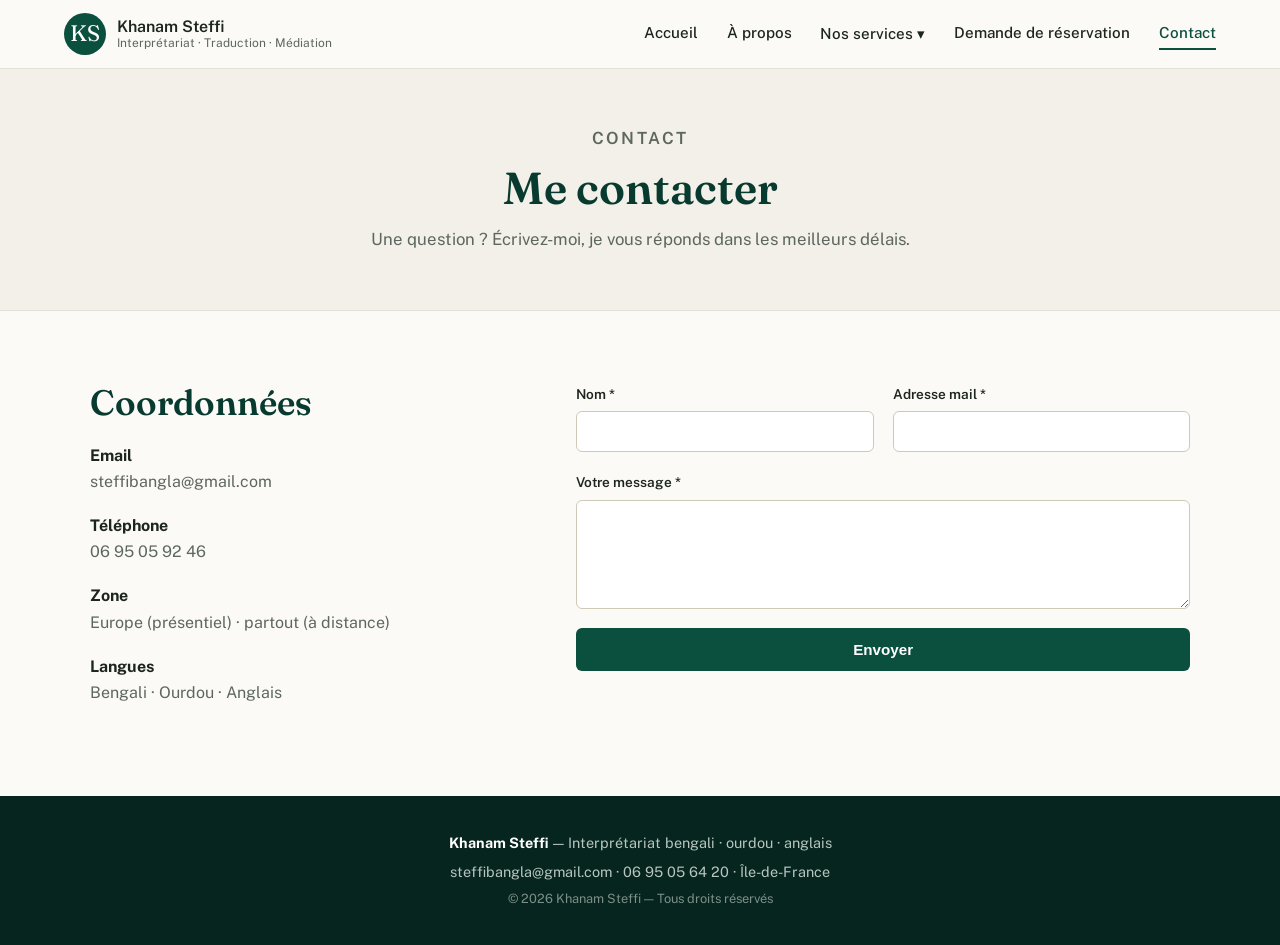
<file: contact.html>
<!DOCTYPE html>
<html lang="fr">
<head>
    <meta charset="UTF-8">
    <meta name="viewport" content="width=device-width, initial-scale=1.0">
    <title>Contact | Interprétariat bengali · ourdou · anglais</title>
    <link rel="preconnect" href="https://fonts.googleapis.com">
    <link rel="preconnect" href="https://fonts.gstatic.com" crossorigin>
    <link href="https://fonts.googleapis.com/css2?family=Fraunces:opsz,wght@9..144,500;9..144,600&family=Public+Sans:wght@400;500;600&display=swap" rel="stylesheet">
    <link rel="stylesheet" href="style.css">
</head>
<body>

    <header class="site-header">
        <a href="index.html" class="logo">
            <span class="logo-mark">KS<!--অ--></span>
            <span class="logo-text">Khanam Steffi<small>Interprétariat · Traduction · Médiation</small></span>
        </a>
        <button class="menu-toggle" aria-label="Ouvrir le menu" aria-expanded="false">
            <span></span><span></span><span></span>
        </button>
        <nav class="main-nav">
            <ul>
                <li><a href="index.html">Accueil</a></li>
                <li><a href="index.html#apropos">À propos</a></li>
                <li class="has-dropdown">
                    <button class="dropdown-btn" aria-expanded="false">Nos services <span class="chevron">▾</span></button>
                    <ul class="dropdown">
                        <li><a href="telephonique.html">Interprétariat téléphonique</a></li>
                        <li><a href="presentiel.html">Interprétariat présentiel</a></li>
                        <li><a href="traduction.html">Traduction</a></li>
                        <li><a href="mediation.html">Médiation culturelle</a></li>
                    </ul>
                </li>
                <li><a href="reservation.html">Demande de réservation</a></li>
                <li><a href="contact.html" class="active">Contact</a></li>
            </ul>
        </nav>
    </header>

    <section class="page-hero">
        <div class="inner">
            <p class="eyebrow">Contact</p>
            <h1>Me contacter</h1>
            <p>Une question ? Écrivez-moi, je vous réponds dans les meilleurs délais.</p>
        </div>
    </section>

    <section class="section">
        <div class="section-inner two-col">
            <div>
                <h2>Coordonnées</h2>
                <p class="contact-line"><strong>Email</strong><br>steffibangla@gmail.com</p>
                <p class="contact-line"><strong>Téléphone</strong><br>06 95 05 92 46</p>
                <p class="contact-line"><strong>Zone</strong><br>Europe (présentiel) · partout (à distance)</p>
                <p class="contact-line"><strong>Langues</strong><br>Bengali · Ourdou · Anglais</p>
            </div>

            <div>
                <form class="contact-form js-form" action="#" method="post">
                    <div class="form-row">
                        <div class="form-field">
                            <label for="nom">Nom *</label>
                            <input type="text" id="nom" name="nom" required>
                        </div>
                        <div class="form-field">
                            <label for="email">Adresse mail *</label>
                            <input type="email" id="email" name="email" required>
                        </div>
                    </div>
                    <div class="form-field">
                        <label for="message">Votre message *</label>
                        <textarea id="message" name="message" rows="5" required></textarea>
                    </div>
                    <button type="submit" class="btn btn-primary btn-wide">Envoyer</button>
                </form>
            </div>
        </div>
    </section>

    <footer class="site-footer">
        <p><strong>Khanam Steffi</strong> — Interprétariat bengali · ourdou · anglais</p>
        <p>steffibangla@gmail.com · 06 95 05 64 20 · Île-de-France</p>
        <p class="footer-note">© 2026 Khanam Steffi — Tous droits réservés</p>
    </footer>

    <script src="script.js"></script>
</body>
</html>
</file>
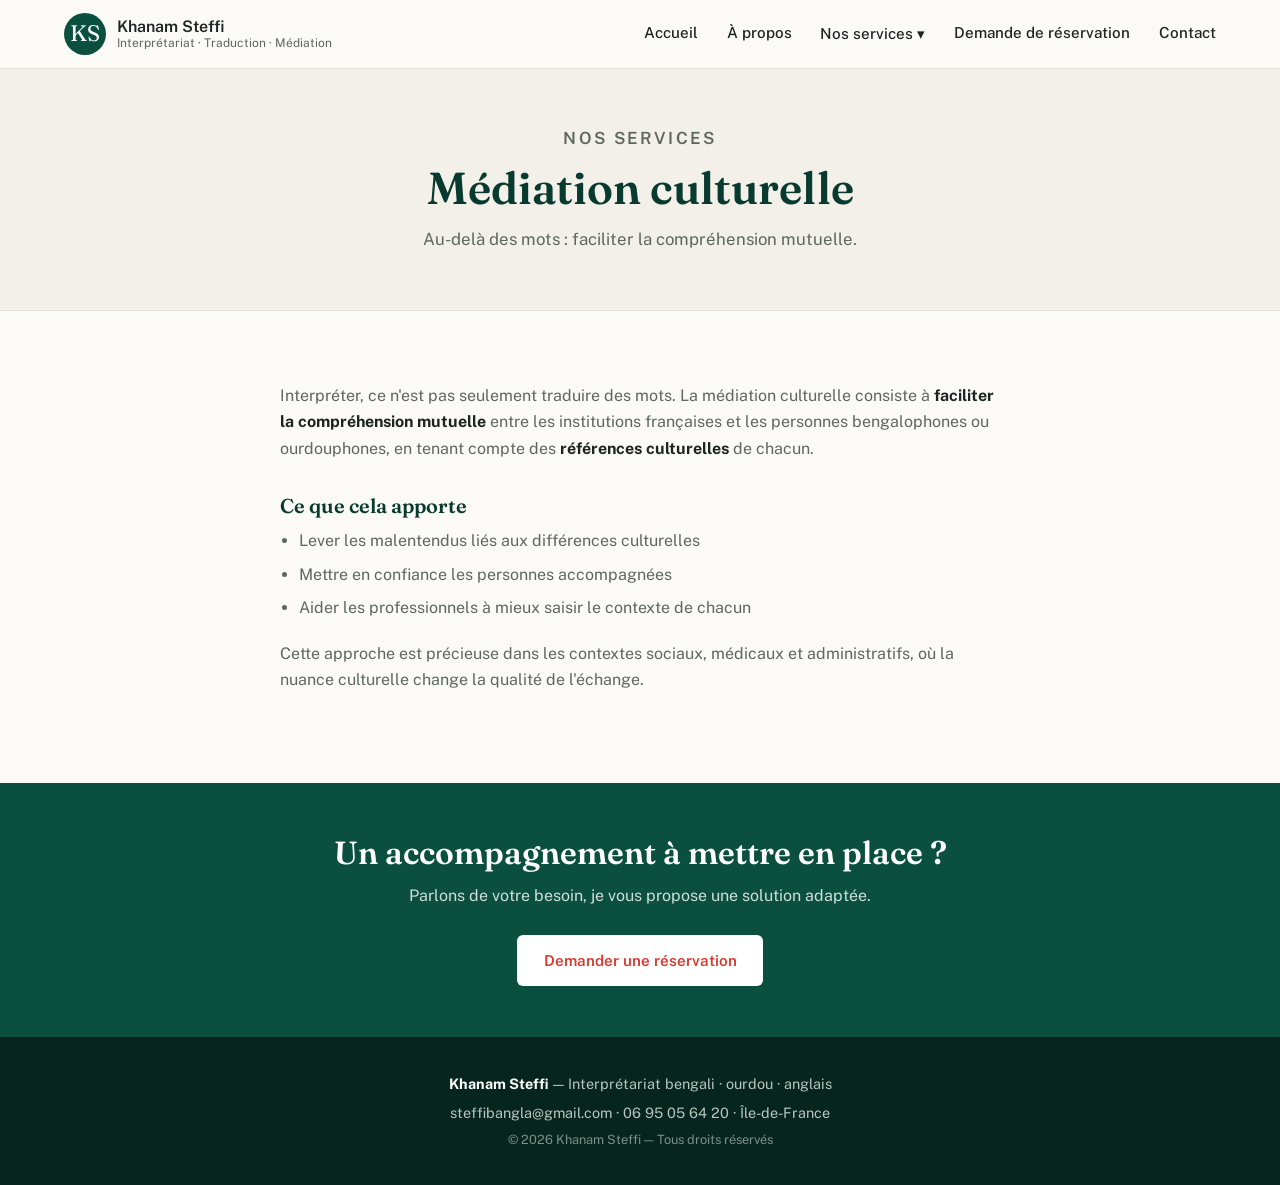
<file: mediation.html>
<!DOCTYPE html>
<html lang="fr">
<head>
    <meta charset="UTF-8">
    <meta name="viewport" content="width=device-width, initial-scale=1.0">
    <title>Médiation culturelle | Bengali · Ourdou · Anglais</title>
    <link rel="preconnect" href="https://fonts.googleapis.com">
    <link rel="preconnect" href="https://fonts.gstatic.com" crossorigin>
    <link href="https://fonts.googleapis.com/css2?family=Fraunces:opsz,wght@9..144,500;9..144,600&family=Public+Sans:wght@400;500;600&display=swap" rel="stylesheet">
    <link rel="stylesheet" href="style.css">
</head>
<body>

    <header class="site-header">
        <a href="index.html" class="logo">
            <span class="logo-mark">KS<!--অ--></span>
            <span class="logo-text">Khanam Steffi<small>Interprétariat · Traduction · Médiation</small></span>
        </a>
        <button class="menu-toggle" aria-label="Ouvrir le menu" aria-expanded="false">
            <span></span><span></span><span></span>
        </button>
        <nav class="main-nav">
            <ul>
                <li><a href="index.html">Accueil</a></li>
                <li><a href="index.html#apropos">À propos</a></li>
                <li class="has-dropdown">
                    <button class="dropdown-btn" aria-expanded="false">Nos services <span class="chevron">▾</span></button>
                    <ul class="dropdown">
                        <li><a href="telephonique.html">Interprétariat téléphonique</a></li>
                        <li><a href="presentiel.html">Interprétariat présentiel</a></li>
                        <li><a href="traduction.html">Traduction</a></li>
                        <li><a href="mediation.html" class="active">Médiation culturelle</a></li>
                    </ul>
                </li>
                <li><a href="reservation.html">Demande de réservation</a></li>
                <li><a href="contact.html">Contact</a></li>
            </ul>
        </nav>
    </header>

    <section class="page-hero">
        <div class="inner">
            <p class="eyebrow">Nos services</p>
            <h1>Médiation culturelle</h1>
            <p>Au-delà des mots : faciliter la compréhension mutuelle.</p>
        </div>
    </section>

    <section class="section">
        <div class="prose">
            <p>
                Interpréter, ce n'est pas seulement traduire des mots. La
                médiation culturelle consiste à <strong>faciliter la
                compréhension mutuelle</strong> entre les institutions françaises
                et les personnes bengalophones ou ourdouphones, en tenant compte
                des <strong>références culturelles</strong> de chacun.
            </p>

            <h3>Ce que cela apporte</h3>
            <ul>
                <li>Lever les malentendus liés aux différences culturelles</li>
                <li>Mettre en confiance les personnes accompagnées</li>
                <li>Aider les professionnels à mieux saisir le contexte de chacun</li>
            </ul>

            <p>
                Cette approche est précieuse dans les contextes sociaux,
                médicaux et administratifs, où la nuance culturelle change la
                qualité de l'échange.
            </p>
        </div>
    </section>

    <section class="cta-band">
        <h2>Un accompagnement à mettre en place ?</h2>
        <p>Parlons de votre besoin, je vous propose une solution adaptée.</p>
        <a href="reservation.html" class="btn btn-light">Demander une réservation</a>
    </section>

    <footer class="site-footer">
        <p><strong>Khanam Steffi</strong> — Interprétariat bengali · ourdou · anglais</p>
        <p>steffibangla@gmail.com · 06 95 05 64 20 · Île-de-France</p>
        <p class="footer-note">© 2026 Khanam Steffi — Tous droits réservés</p>
    </footer>


    <script src="script.js"></script>
</body>
</html>
</file>
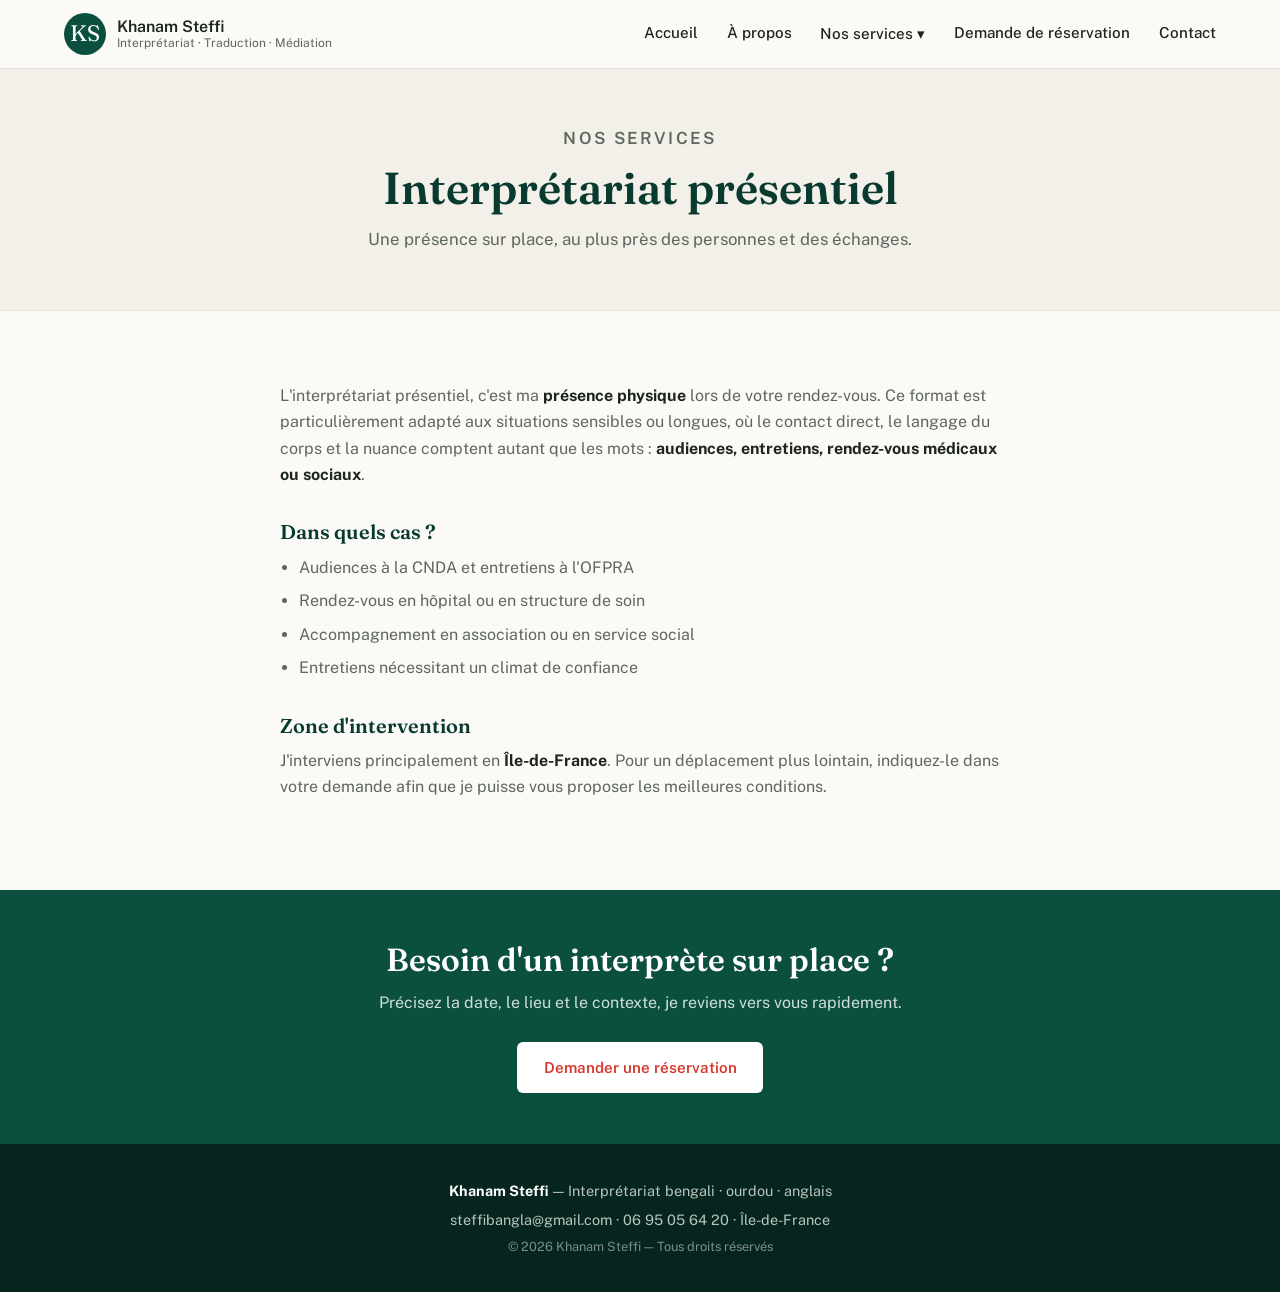
<file: presentiel.html>
<!DOCTYPE html>
<html lang="fr">
<head>
    <meta charset="UTF-8">
    <meta name="viewport" content="width=device-width, initial-scale=1.0">
    <title>Interprétariat présentiel | Bengali · Ourdou · Anglais</title>
    <link rel="preconnect" href="https://fonts.googleapis.com">
    <link rel="preconnect" href="https://fonts.gstatic.com" crossorigin>
    <link href="https://fonts.googleapis.com/css2?family=Fraunces:opsz,wght@9..144,500;9..144,600&family=Public+Sans:wght@400;500;600&display=swap" rel="stylesheet">
    <link rel="stylesheet" href="style.css">
</head>
<body>

    <header class="site-header">
        <a href="index.html" class="logo">
            <span class="logo-mark">KS<!--অ--></span>
            <span class="logo-text">Khanam Steffi<small>Interprétariat · Traduction · Médiation</small></span>
        </a>
        <button class="menu-toggle" aria-label="Ouvrir le menu" aria-expanded="false">
            <span></span><span></span><span></span>
        </button>
        <nav class="main-nav">
            <ul>
                <li><a href="index.html">Accueil</a></li>
                <li><a href="index.html#apropos">À propos</a></li>
                <li class="has-dropdown">
                    <button class="dropdown-btn" aria-expanded="false">Nos services <span class="chevron">▾</span></button>
                    <ul class="dropdown">
                        <li><a href="telephonique.html">Interprétariat téléphonique</a></li>
                        <li><a href="presentiel.html" class="active">Interprétariat présentiel</a></li>
                        <li><a href="traduction.html">Traduction</a></li>
                        <li><a href="mediation.html">Médiation culturelle</a></li>
                    </ul>
                </li>
                <li><a href="reservation.html">Demande de réservation</a></li>
                <li><a href="contact.html">Contact</a></li>
            </ul>
        </nav>
    </header>

    <section class="page-hero">
        <div class="inner">
            <p class="eyebrow">Nos services</p>
            <h1>Interprétariat présentiel</h1>
            <p>Une présence sur place, au plus près des personnes et des échanges.</p>
        </div>
    </section>

    <section class="section">
        <div class="prose">
            <p>
                L'interprétariat présentiel, c'est ma <strong>présence
                physique</strong> lors de votre rendez-vous. Ce format est
                particulièrement adapté aux situations sensibles ou longues, où
                le contact direct, le langage du corps et la nuance comptent
                autant que les mots : <strong>audiences, entretiens, rendez-vous
                médicaux ou sociaux</strong>.
            </p>

            <h3>Dans quels cas ?</h3>
            <ul>
                <li>Audiences à la CNDA et entretiens à l'OFPRA</li>
                <li>Rendez-vous en hôpital ou en structure de soin</li>
                <li>Accompagnement en association ou en service social</li>
                <li>Entretiens nécessitant un climat de confiance</li>
            </ul>

            <h3>Zone d'intervention</h3>
            <p>
                J'interviens principalement en <strong>Île-de-France</strong>.
                Pour un déplacement plus lointain, indiquez-le dans votre demande
                afin que je puisse vous proposer les meilleures conditions.
            </p>
        </div>
    </section>

    <section class="cta-band">
        <h2>Besoin d'un interprète sur place ?</h2>
        <p>Précisez la date, le lieu et le contexte, je reviens vers vous rapidement.</p>
        <a href="reservation.html" class="btn btn-light">Demander une réservation</a>
    </section>

    <footer class="site-footer">
        <p><strong>Khanam Steffi</strong> — Interprétariat bengali · ourdou · anglais</p>
        <p>steffibangla@gmail.com · 06 95 05 64 20 · Île-de-France</p>
        <p class="footer-note">© 2026 Khanam Steffi — Tous droits réservés</p>
    </footer>

    <script src="script.js"></script>
</body>
</html>
</file>
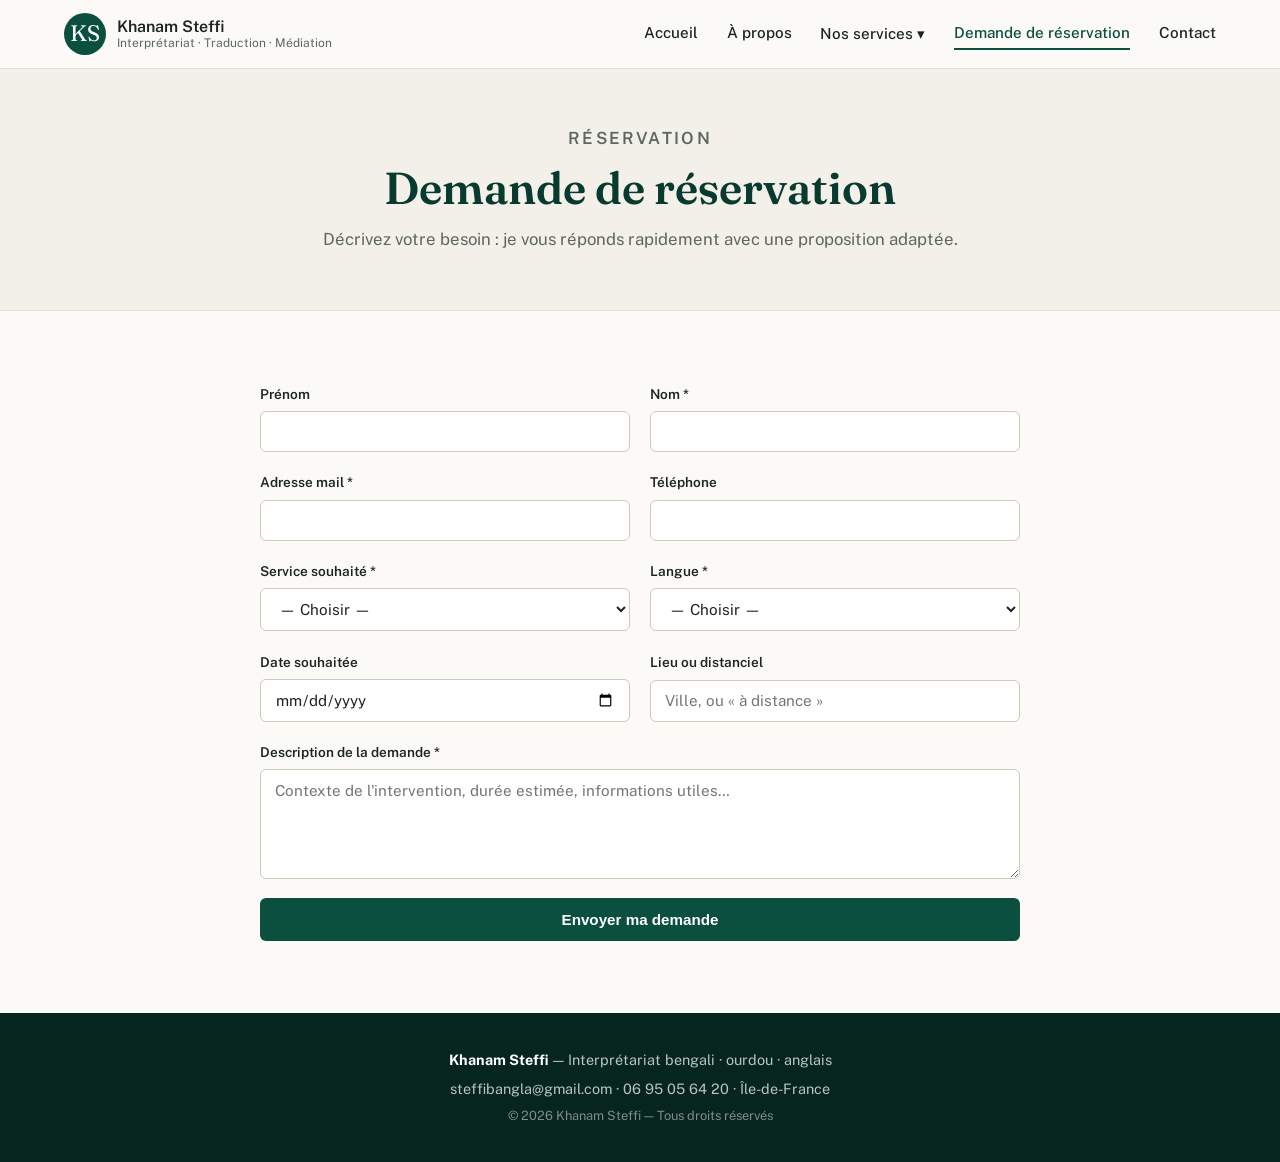
<file: reservation.html>
<!DOCTYPE html>
<html lang="fr">
<head>
    <meta charset="UTF-8">
    <meta name="viewport" content="width=device-width, initial-scale=1.0">
    <title>Demande de réservation | Interprétariat</title>
    <link rel="preconnect" href="https://fonts.googleapis.com">
    <link rel="preconnect" href="https://fonts.gstatic.com" crossorigin>
    <link href="https://fonts.googleapis.com/css2?family=Fraunces:opsz,wght@9..144,500;9..144,600&family=Public+Sans:wght@400;500;600&display=swap" rel="stylesheet">
    <link rel="stylesheet" href="style.css">
</head>
<body>

    <header class="site-header">
        <a href="index.html" class="logo">
            <span class="logo-mark">KS<!--অ--></span>
            <span class="logo-text">Khanam Steffi<small>Interprétariat · Traduction · Médiation</small></span>
        </a>
        <button class="menu-toggle" aria-label="Ouvrir le menu" aria-expanded="false">
            <span></span><span></span><span></span>
        </button>
        <nav class="main-nav">
            <ul>
                <li><a href="index.html">Accueil</a></li>
                <li><a href="index.html#apropos">À propos</a></li>
                <li class="has-dropdown">
                    <button class="dropdown-btn" aria-expanded="false">Nos services <span class="chevron">▾</span></button>
                    <ul class="dropdown">
                        <li><a href="telephonique.html">Interprétariat téléphonique</a></li>
                        <li><a href="presentiel.html">Interprétariat présentiel</a></li>
                        <li><a href="traduction.html">Traduction</a></li>
                        <li><a href="mediation.html">Médiation culturelle</a></li>
                    </ul>
                </li>
                <li><a href="reservation.html" class="active">Demande de réservation</a></li>
                <li><a href="contact.html">Contact</a></li>
            </ul>
        </nav>
    </header>

    <section class="page-hero">
        <div class="inner">
            <p class="eyebrow">Réservation</p>
            <h1>Demande de réservation</h1>
            <p>Décrivez votre besoin : je vous réponds rapidement avec une proposition adaptée.</p>
        </div>
    </section>

    <section class="section">
        <div class="section-inner narrow">
            <form class="contact-form js-form" action="#" method="post">
                <div class="form-row">
                    <div class="form-field">
                        <label for="prenom">Prénom</label>
                        <input type="text" id="prenom" name="prenom">
                    </div>
                    <div class="form-field">
                        <label for="nom">Nom *</label>
                        <input type="text" id="nom" name="nom" required>
                    </div>
                </div>

                <div class="form-row">
                    <div class="form-field">
                        <label for="email">Adresse mail *</label>
                        <input type="email" id="email" name="email" required>
                    </div>
                    <div class="form-field">
                        <label for="tel">Téléphone</label>
                        <input type="tel" id="tel" name="telephone">
                    </div>
                </div>

                <div class="form-row">
                    <div class="form-field">
                        <label for="service">Service souhaité *</label>
                        <select id="service" name="service" required>
                            <option value="">— Choisir —</option>
                            <option>Interprétariat téléphonique</option>
                            <option>Interprétariat présentiel</option>
                            <option>Traduction</option>
                            <option>Médiation culturelle</option>
                        </select>
                    </div>
                    <div class="form-field">
                        <label for="langue">Langue *</label>
                        <select id="langue" name="langue" required>
                            <option value="">— Choisir —</option>
                            <option>Bengali</option>
                            <option>Ourdou</option>
                            <option>Anglais</option>
                        </select>
                    </div>
                </div>

                <div class="form-row">
                    <div class="form-field">
                        <label for="date">Date souhaitée</label>
                        <input type="date" id="date" name="date">
                    </div>
                    <div class="form-field">
                        <label for="lieu">Lieu ou distanciel</label>
                        <input type="text" id="lieu" name="lieu" placeholder="Ville, ou « à distance »">
                    </div>
                </div>

                <div class="form-field">
                    <label for="message">Description de la demande *</label>
                    <textarea id="message" name="message" rows="5" required
                        placeholder="Contexte de l'intervention, durée estimée, informations utiles…"></textarea>
                </div>

                <button type="submit" class="btn btn-primary btn-wide">Envoyer ma demande</button>
            </form>
        </div>
    </section>

    <footer class="site-footer">
        <p><strong>Khanam Steffi</strong> — Interprétariat bengali · ourdou · anglais</p>
        <p>steffibangla@gmail.com · 06 95 05 64 20 · Île-de-France</p>
        <p class="footer-note">© 2026 Khanam Steffi — Tous droits réservés</p>
    </footer>

    <script src="script.js"></script>
</body>
</html>
</file>
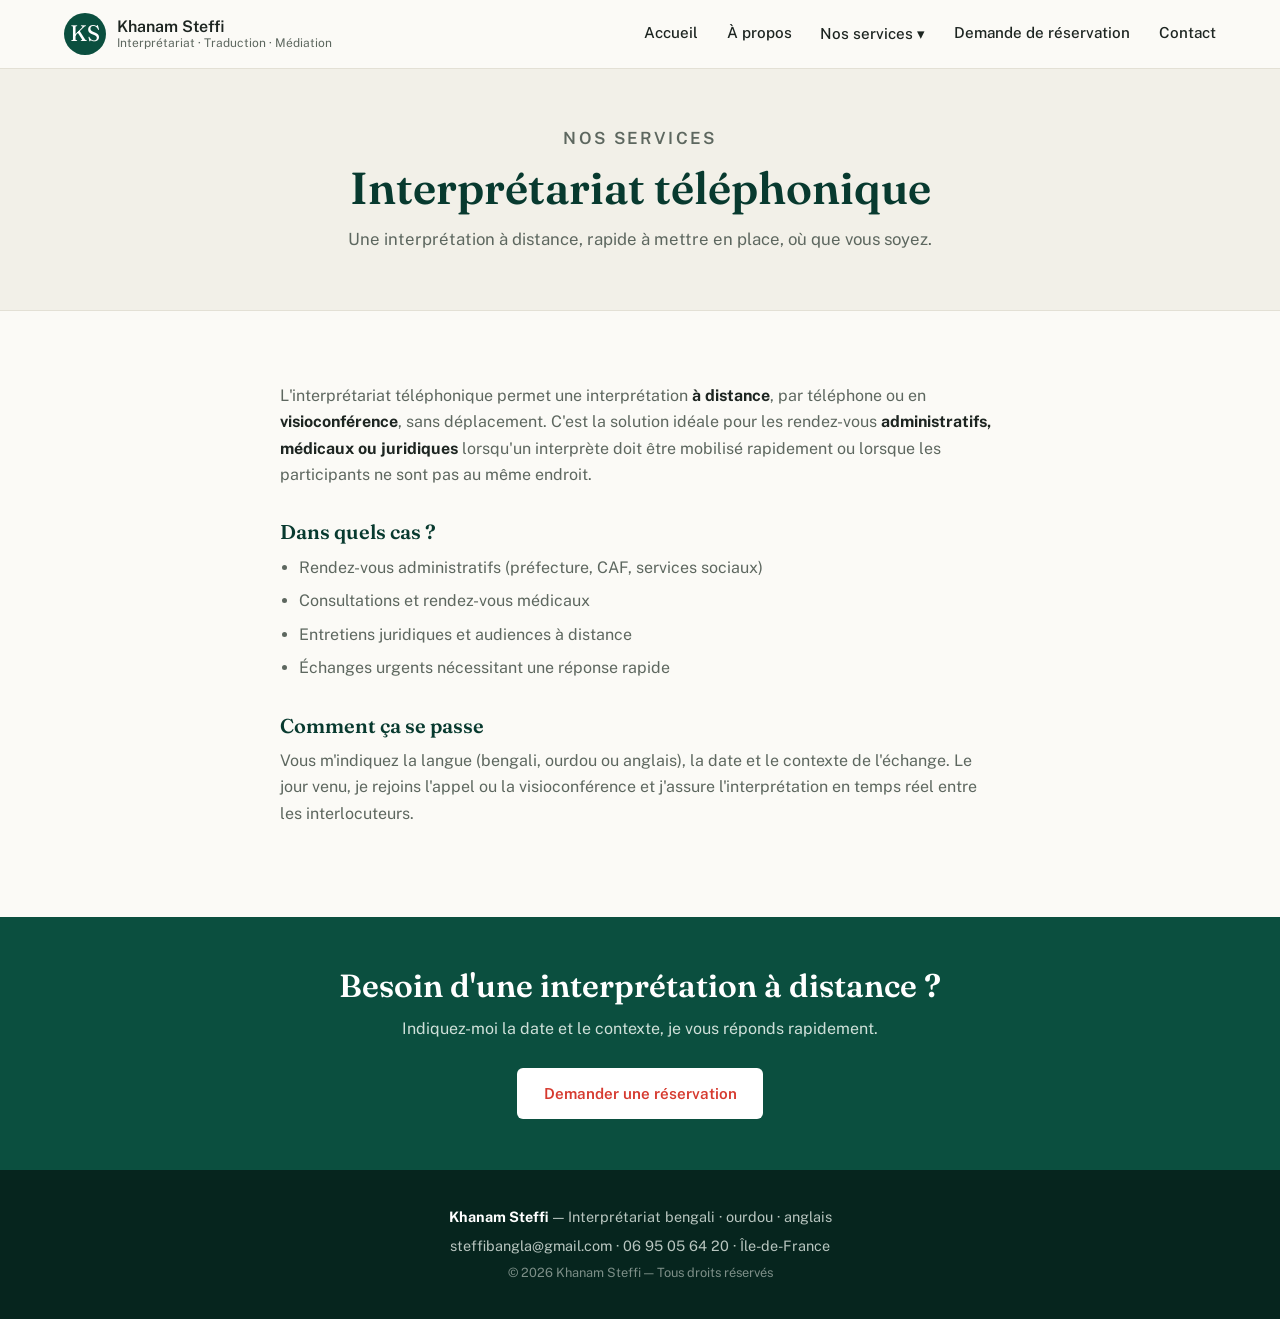
<file: telephonique.html>
<!DOCTYPE html>
<html lang="fr">
<head>
    <meta charset="UTF-8">
    <meta name="viewport" content="width=device-width, initial-scale=1.0">
    <title>Interprétariat téléphonique | Bengali · Ourdou · Anglais</title>
    <link rel="preconnect" href="https://fonts.googleapis.com">
    <link rel="preconnect" href="https://fonts.gstatic.com" crossorigin>
    <link href="https://fonts.googleapis.com/css2?family=Fraunces:opsz,wght@9..144,500;9..144,600&family=Public+Sans:wght@400;500;600&display=swap" rel="stylesheet">
    <link rel="stylesheet" href="style.css">
</head>
<body>

    <header class="site-header">
        <a href="index.html" class="logo">
            <span class="logo-mark">KS<!--অ--></span>
            <span class="logo-text">Khanam Steffi<small>Interprétariat · Traduction · Médiation</small></span>
        </a>
        <button class="menu-toggle" aria-label="Ouvrir le menu" aria-expanded="false">
            <span></span><span></span><span></span>
        </button>
        <nav class="main-nav">
            <ul>
                <li><a href="index.html">Accueil</a></li>
                <li><a href="index.html#apropos">À propos</a></li>
                <li class="has-dropdown">
                    <button class="dropdown-btn" aria-expanded="false">Nos services <span class="chevron">▾</span></button>
                    <ul class="dropdown">
                        <li><a href="telephonique.html" class="active">Interprétariat téléphonique</a></li>
                        <li><a href="presentiel.html">Interprétariat présentiel</a></li>
                        <li><a href="traduction.html">Traduction</a></li>
                        <li><a href="mediation.html">Médiation culturelle</a></li>
                    </ul>
                </li>
                <li><a href="reservation.html">Demande de réservation</a></li>
                <li><a href="contact.html">Contact</a></li>
            </ul>
        </nav>
    </header>

    <section class="page-hero">
        <div class="inner">
            <p class="eyebrow">Nos services</p>
            <h1>Interprétariat téléphonique</h1>
            <p>Une interprétation à distance, rapide à mettre en place, où que vous soyez.</p>
        </div>
    </section>

    <section class="section">
        <div class="prose">
            <p>
                L'interprétariat téléphonique permet une interprétation
                <strong>à distance</strong>, par téléphone ou en
                <strong>visioconférence</strong>, sans déplacement. C'est la
                solution idéale pour les rendez-vous <strong>administratifs,
                médicaux ou juridiques</strong> lorsqu'un interprète doit être
                mobilisé rapidement ou lorsque les participants ne sont pas au
                même endroit.
            </p>

            <h3>Dans quels cas ?</h3>
            <ul>
                <li>Rendez-vous administratifs (préfecture, CAF, services sociaux)</li>
                <li>Consultations et rendez-vous médicaux</li>
                <li>Entretiens juridiques et audiences à distance</li>
                <li>Échanges urgents nécessitant une réponse rapide</li>
            </ul>

            <h3>Comment ça se passe</h3>
            <p>
                Vous m'indiquez la langue (bengali, ourdou ou anglais), la date
                et le contexte de l'échange. Le jour venu, je rejoins l'appel ou
                la visioconférence et j'assure l'interprétation en temps réel
                entre les interlocuteurs.
            </p>
        </div>
    </section>

    <section class="cta-band">
        <h2>Besoin d'une interprétation à distance ?</h2>
        <p>Indiquez-moi la date et le contexte, je vous réponds rapidement.</p>
        <a href="reservation.html" class="btn btn-light">Demander une réservation</a>
    </section>

    <footer class="site-footer">
        <p><strong>Khanam Steffi</strong> — Interprétariat bengali · ourdou · anglais</p>
        <p>steffibangla@gmail.com · 06 95 05 64 20 · Île-de-France</p>
        <p class="footer-note">© 2026 Khanam Steffi — Tous droits réservés</p>
    </footer>

    <script src="script.js"></script>
</body>
</html>
</file>
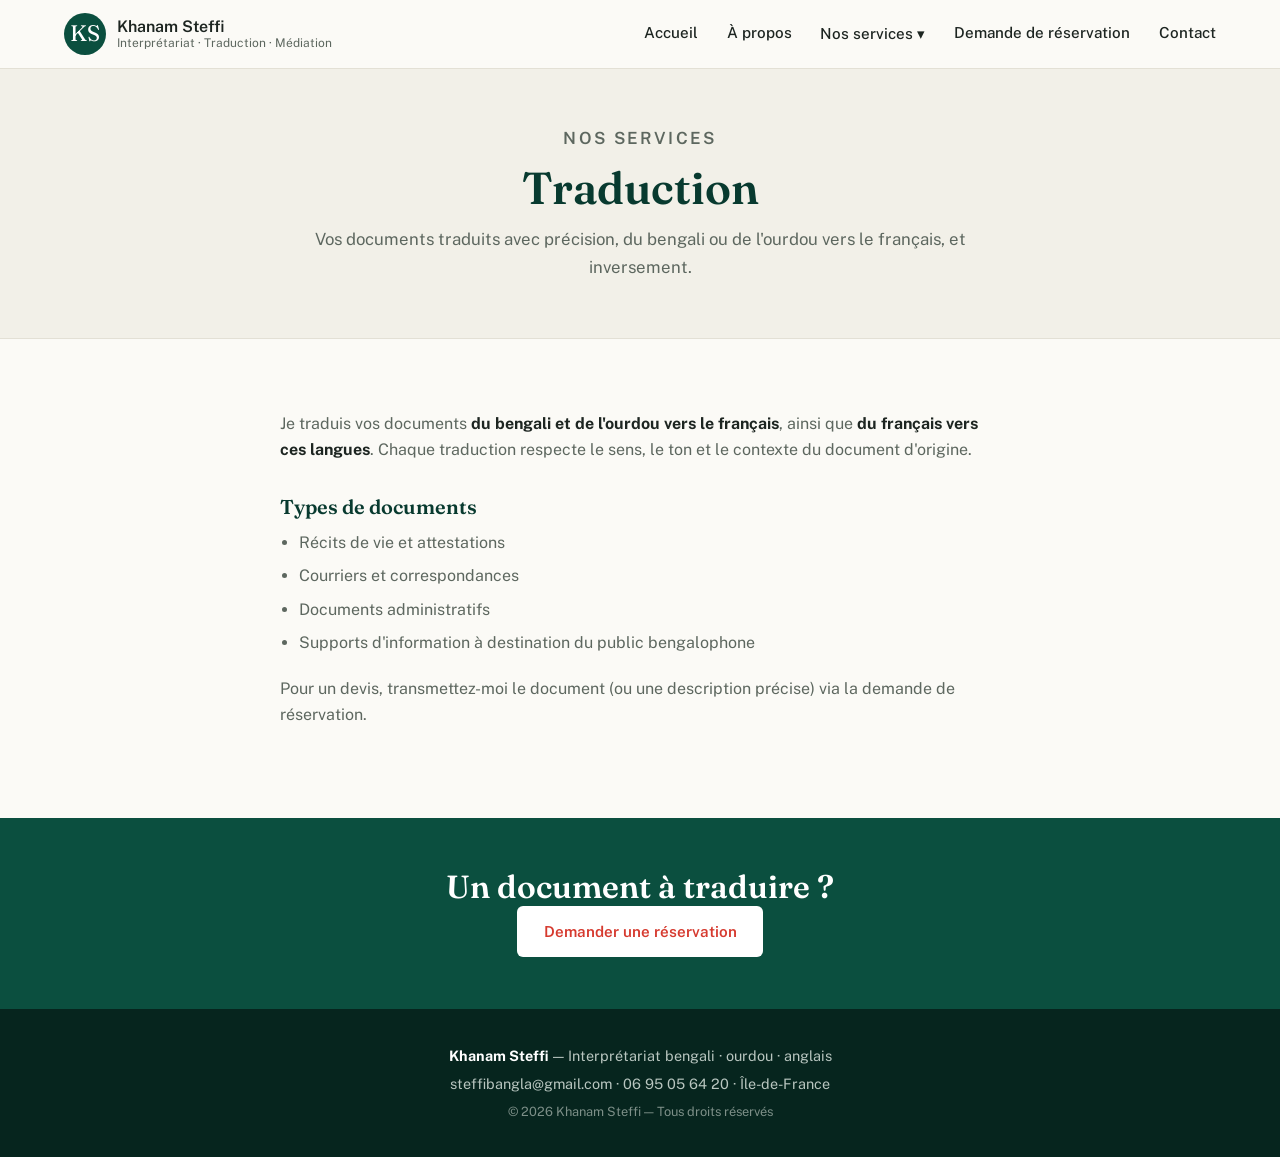
<file: traduction.html>
<!DOCTYPE html>
<html lang="fr">
<head>
    <meta charset="UTF-8">
    <meta name="viewport" content="width=device-width, initial-scale=1.0">
    <title>Traduction | Bengali · Ourdou · Anglais</title>
    <link rel="preconnect" href="https://fonts.googleapis.com">
    <link rel="preconnect" href="https://fonts.gstatic.com" crossorigin>
    <link href="https://fonts.googleapis.com/css2?family=Fraunces:opsz,wght@9..144,500;9..144,600&family=Public+Sans:wght@400;500;600&display=swap" rel="stylesheet">
    <link rel="stylesheet" href="style.css">
</head>
<body>

    <header class="site-header">
       <a href="index.html" class="logo">
            <span class="logo-mark">KS<!--অ--></span>
            <span class="logo-text">Khanam Steffi<small>Interprétariat · Traduction · Médiation</small></span>
        </a>
        <button class="menu-toggle" aria-label="Ouvrir le menu" aria-expanded="false">
            <span></span><span></span><span></span>
        </button>
        <nav class="main-nav">
            <ul>
                <li><a href="index.html">Accueil</a></li>
                <li><a href="index.html#apropos">À propos</a></li>
                <li class="has-dropdown">
                    <button class="dropdown-btn" aria-expanded="false">Nos services <span class="chevron">▾</span></button>
                    <ul class="dropdown">
                        <li><a href="telephonique.html">Interprétariat téléphonique</a></li>
                        <li><a href="presentiel.html">Interprétariat présentiel</a></li>
                        <li><a href="traduction.html" class="active">Traduction</a></li>
                        <li><a href="mediation.html">Médiation culturelle</a></li>
                    </ul>
                </li>
                <li><a href="reservation.html">Demande de réservation</a></li>
                <li><a href="contact.html">Contact</a></li>
            </ul>
        </nav>
    </header>

    <section class="page-hero">
        <div class="inner">
            <p class="eyebrow">Nos services</p>
            <h1>Traduction</h1>
            <p>Vos documents traduits avec précision, du bengali ou de l'ourdou vers le français, et inversement.</p>
        </div>
    </section>

    <section class="section">
        <div class="prose">
            <p>
                Je traduis vos documents <strong>du bengali et de l'ourdou vers
                le français</strong>, ainsi que <strong>du français vers ces
                langues</strong>. Chaque traduction respecte le sens, le ton et
                le contexte du document d'origine.
            </p>

            <h3>Types de documents</h3>
            <ul>
                <li>Récits de vie et attestations</li>
                <li>Courriers et correspondances</li>
                <li>Documents administratifs</li>
                <li>Supports d'information à destination du public bengalophone</li>
            </ul>

            <p>
                Pour un devis, transmettez-moi le document (ou une description
                précise) via la demande de réservation.
            </p>
        </div>
    </section>

    <section class="cta-band">
        <h2>Un document à traduire ?</h2>
        <a href="reservation.html" class="btn btn-light">Demander une réservation</a>
    </section>

    <footer class="site-footer">
        <p><strong>Khanam Steffi</strong> — Interprétariat bengali · ourdou · anglais</p>
        <p>steffibangla@gmail.com · 06 95 05 64 20 · Île-de-France</p>
        <p class="footer-note">© 2026 Khanam Steffi — Tous droits réservés</p>
    </footer>

    <script src="script.js"></script>
</body>
</html>
</file>
<file: style.css>
/* =========================================================
   Site interprète — bengali · ourdou · anglais
   Palette : vert profond + accent rouge vermillon (parcimonie)
   ========================================================= */

:root {
    --vert: #0b4f3f;
    --vert-fonce: #083a2f;
    --rouge: #d63a2f;
    --ivoire: #fbfaf6;
    --ivoire-alt: #f2f0e8;
    --encre: #1d2521;
    --gris: #5d675f;
    --blanc: #ffffff;

    --font-display: "Fraunces", Georgia, serif;
    --font-body: "Public Sans", "Segoe UI", Arial, sans-serif;

    --maxw: 1100px;
    --radius: 6px;
}

* { margin: 0; padding: 0; box-sizing: border-box; }

html { scroll-behavior: smooth; }

body {
    font-family: var(--font-body);
    background: var(--ivoire);
    color: var(--encre);
    line-height: 1.65;
}

h1, h2, h3 {
    font-family: var(--font-display);
    font-weight: 600;
    line-height: 1.15;
    color: var(--vert-fonce);
}

/* ===== HEADER ===== */
.site-header {
    position: sticky;
    top: 0;
    z-index: 100;
    display: flex;
    align-items: center;
    justify-content: space-between;
    gap: 1rem;
    padding: 0.8rem 5%;
    background: var(--ivoire);
    border-bottom: 1px solid #e3e0d5;
}

.logo {
    display: flex;
    align-items: center;
    gap: 0.7rem;
    text-decoration: none;
    color: var(--encre);
}

.logo-mark {
    display: grid;
    place-items: center;
    width: 42px;
    height: 42px;
    border-radius: 50%;
    background: var(--vert);
    color: var(--blanc);
    font-family: var(--font-display);
    font-size: 1.4rem;
    flex-shrink: 0;
}

.logo-text { font-weight: 600; line-height: 1.2; }

.logo-text small {
    display: block;
    font-weight: 400;
    font-size: 0.75rem;
    color: var(--gris);
}

/* --- Navigation --- */
.main-nav > ul {
    display: flex;
    align-items: center;
    gap: 1.8rem;
    list-style: none;
}

.main-nav a,
.dropdown-btn {
    font-family: var(--font-body);
    font-size: 0.95rem;
    font-weight: 500;
    color: var(--encre);
    text-decoration: none;
    background: none;
    border: none;
    cursor: pointer;
    padding: 0.4rem 0;
}

.main-nav a:hover,
.dropdown-btn:hover { color: var(--rouge); }

.main-nav a.active { color: var(--vert); border-bottom: 2px solid var(--vert); }

/* --- Menu déroulant --- */
.has-dropdown { position: relative; }

.chevron { display: inline-block; transition: transform 0.2s ease; }

.dropdown {
    position: absolute;
    top: calc(100% + 0.6rem);
    left: 0;
    min-width: 250px;
    display: none;
    flex-direction: column;
    background: var(--blanc);
    border: 1px solid #e3e0d5;
    border-radius: var(--radius);
    box-shadow: 0 10px 30px rgba(8, 58, 47, 0.12);
    list-style: none;
    padding: 0.4rem 0;
}

.dropdown a { display: block; padding: 0.6rem 1.1rem; font-size: 0.92rem; }

.dropdown a:hover { background: var(--ivoire-alt); color: var(--vert); }

.dropdown a.active { color: var(--vert); border-bottom: none; }

/* --- Ouverture au survol (écrans avec souris) --- */
@media (hover: hover) and (min-width: 821px) {
    .has-dropdown:hover .dropdown { display: flex; }
    .has-dropdown:hover .chevron { transform: rotate(180deg); }

    /* Comble l'espace entre le bouton et le menu pour ne pas perdre le survol */
    .has-dropdown::before {
        content: "";
        position: absolute;
        top: 100%;
        left: 0;
        right: 0;
        height: 0.6rem;
    }
}

/* --- Burger (mobile) --- */
.menu-toggle {
    display: none;
    flex-direction: column;
    gap: 5px;
    background: none;
    border: none;
    cursor: pointer;
    padding: 6px;
}

.menu-toggle span { width: 24px; height: 2px; background: var(--encre); }

/* ===== HERO (accueil, deux colonnes) ===== */
.hero {
    max-width: var(--maxw);
    margin: 0 auto;
    padding: 5rem 5% 4.5rem;
    display: grid;
    grid-template-columns: 1.1fr 0.9fr;
    gap: 3.5rem;
    align-items: center;
}

.hero-eyebrow {
    font-size: 0.85rem;
    letter-spacing: 0.14em;
    text-transform: uppercase;
    color: var(--gris);
    margin-bottom: 1rem;
}

.hero h1 { font-size: clamp(2.1rem, 4.5vw, 3.2rem); margin-bottom: 1.2rem; }

.hero h1 em { font-style: italic; color: var(--rouge); }

.hero-sub {
    color: var(--gris);
    font-size: 1.05rem;
    margin-bottom: 2rem;
}

.hero-actions { display: flex; gap: 1rem; flex-wrap: wrap; }

/* --- Emplacement image --- */
.hero-media {
    aspect-ratio: 4 / 5;
    border-radius: 10px;
    background: var(--ivoire-alt);
    border: 2px dashed #c9c3b0;
    display: grid;
    place-items: center;
    text-align: center;
    color: var(--gris);
    padding: 1.5rem;
    overflow: hidden;
}

.hero-media img { width: 100%; height: 100%; object-fit: cover; }

/* ===== BOUTONS ===== */
.btn {
    display: inline-block;
    padding: 0.75rem 1.6rem;
    border-radius: var(--radius);
    font-weight: 600;
    font-size: 0.95rem;
    text-decoration: none;
    border: 1.5px solid transparent;
    cursor: pointer;
    transition: background 0.2s ease, color 0.2s ease;
}

.btn-primary { background: var(--vert); color: var(--blanc); }
.btn-primary:hover { background: var(--vert-fonce); }

.btn-ghost { border-color: var(--vert); color: var(--vert); background: transparent; }
.btn-ghost:hover { background: var(--vert); color: var(--blanc); }

.btn-light { background: var(--blanc); color: var(--rouge); }
.btn-light:hover { background: var(--ivoire-alt); }

.btn-wide { width: 100%; }

/* ===== SECTIONS ===== */
.section { padding: 4.5rem 5%; }

.section-inner { max-width: var(--maxw); margin: 0 auto; }
.section-inner.narrow { max-width: 760px; }
.section-inner.center { text-align: center; }

.section-alt { background: var(--ivoire-alt); }

.eyebrow {
    font-size: 0.8rem;
    letter-spacing: 0.14em;
    text-transform: uppercase;
    color: var(--rouge);
    font-weight: 600;
    margin-bottom: 0.6rem;
}

.section h2 { font-size: clamp(1.6rem, 3.2vw, 2.2rem); margin-bottom: 1.2rem; }

.two-col {
    display: grid;
    grid-template-columns: 1fr 1.4fr;
    gap: 3rem;
    align-items: start;
}

.two-col p + p { margin-top: 1rem; }

/* --- Photo dans "À propos" --- */
.apropos-grid { grid-template-columns: 0.8fr 1.4fr; align-items: center; }

.apropos-media {
    aspect-ratio: 4 / 5;
    border-radius: 10px;
    background: var(--ivoire);
    border: 2px dashed var(--vert);
    display: grid;
    place-items: center;
    text-align: center;
    color: var(--vert);
    font-weight: 600;
    padding: 1.5rem;
    overflow: hidden;
}

.apropos-media img { width: 100%; height: 100%; object-fit: cover; border-radius: 8px; }

/* ===== PAGE HERO (pages intérieures) ===== */
.page-hero {
    background: var(--ivoire-alt);
    padding: 3.5rem 5%;
    text-align: center;
    border-bottom: 1px solid #e3e0d5;
}

.page-hero .inner { max-width: 720px; margin: 0 auto; }

.page-hero h1 { font-size: clamp(1.9rem, 4vw, 2.8rem); margin: 0.4rem 0 0.8rem; }

.page-hero p { color: var(--gris); font-size: 1.05rem; }

/* ===== PROSE (contenu des pages service) ===== */
.prose { max-width: 720px; margin: 0 auto; }
.prose p { margin-bottom: 1.1rem; color: var(--gris); }
.prose h3 { font-size: 1.25rem; margin: 2rem 0 0.7rem; }
.prose ul { margin: 0 0 1.2rem 1.2rem; color: var(--gris); }
.prose li { margin-bottom: 0.45rem; }
.prose strong { color: var(--encre); }

/* ===== SERVICES (cartes cliquables) ===== */
.services-grid {
    display: grid;
    grid-template-columns: repeat(auto-fit, minmax(230px, 1fr));
    gap: 1.4rem;
    margin-top: 2rem;
}

.service-card {
    display: block;
    background: var(--blanc);
    border: 1px solid #e3e0d5;
    border-top: 3px solid var(--vert);
    border-radius: var(--radius);
    padding: 1.6rem 1.4rem;
    text-decoration: none;
    color: inherit;
    transition: transform 0.15s ease, box-shadow 0.15s ease;
}

.service-card:hover { transform: translateY(-3px); box-shadow: 0 12px 26px rgba(8, 58, 47, 0.1); }

.service-card h3 { font-size: 1.12rem; margin-bottom: 0.5rem; }
.service-card p { font-size: 0.93rem; color: var(--gris); }

.service-card .more {
    display: inline-block;
    margin-top: 0.9rem;
    color: var(--rouge);
    font-weight: 600;
    font-size: 0.9rem;
}

/* ===== BANDEAU CTA ===== */
.cta-band {
    background: var(--vert);
    color: var(--ivoire);
    text-align: center;
    padding: 3.2rem 5%;
}

.cta-band h2 { color: var(--blanc); font-size: clamp(1.5rem, 3vw, 2rem); }
.cta-band p { color: #cfe0d9; max-width: 560px; margin: 0.7rem auto 1.6rem; }

/* ===== CONTACT ===== */
.contact-line { margin-bottom: 1.1rem; color: var(--gris); }
.contact-line strong { color: var(--encre); }

/* ===== FORMULAIRE ===== */
.contact-form { display: grid; gap: 1.2rem; }

.form-row { display: grid; grid-template-columns: 1fr 1fr; gap: 1.2rem; }

.form-field { display: grid; gap: 0.35rem; }

.form-field label { font-size: 0.85rem; font-weight: 600; color: var(--encre); }

.form-field input,
.form-field select,
.form-field textarea {
    font-family: var(--font-body);
    font-size: 0.95rem;
    padding: 0.7rem 0.9rem;
    border: 1px solid #cfc9b8;
    border-radius: var(--radius);
    background: var(--blanc);
    color: var(--encre);
    width: 100%;
}

.form-field textarea { resize: vertical; }

.form-field input:focus,
.form-field select:focus,
.form-field textarea:focus {
    outline: 2px solid var(--vert);
    outline-offset: 1px;
    border-color: var(--vert);
}

/* ===== FOOTER ===== */
.site-footer {
    background: #06251e;
    color: #b9c6c0;
    text-align: center;
    padding: 2.2rem 5%;
    font-size: 0.9rem;
}

.site-footer strong { color: var(--blanc); }
.site-footer p + p { margin-top: 0.3rem; }
.footer-note { margin-top: 0.8rem; font-size: 0.8rem; color: #7d8f88; }

/* ===== RESPONSIVE ===== */
@media (max-width: 820px) {
    .menu-toggle { display: flex; }

    .main-nav {
        position: absolute;
        top: 100%;
        left: 0;
        right: 0;
        background: var(--ivoire);
        border-bottom: 1px solid #e3e0d5;
        display: none;
        padding: 1rem 5% 1.5rem;
    }

    .main-nav.open { display: block; }

    .main-nav > ul { flex-direction: column; align-items: flex-start; gap: 0.6rem; }

    .main-nav a.active { border-bottom: none; }

    .dropdown {
        position: static;
        box-shadow: none;
        border: none;
        border-left: 2px solid var(--vert);
        border-radius: 0;
        margin: 0.3rem 0 0.3rem 0.8rem;
    }

    .has-dropdown.open .dropdown { display: flex; }
    .has-dropdown.open .chevron { transform: rotate(180deg); }

    .hero { grid-template-columns: 1fr; gap: 2rem; padding: 3.5rem 5%; }
    .hero-media { aspect-ratio: 16 / 10; order: -1; }

    .two-col { grid-template-columns: 1fr; gap: 1.5rem; }

    .form-row { grid-template-columns: 1fr; }
}

@media (prefers-reduced-motion: reduce) {
    html { scroll-behavior: auto; }
    * { transition: none !important; }
}
</file>
